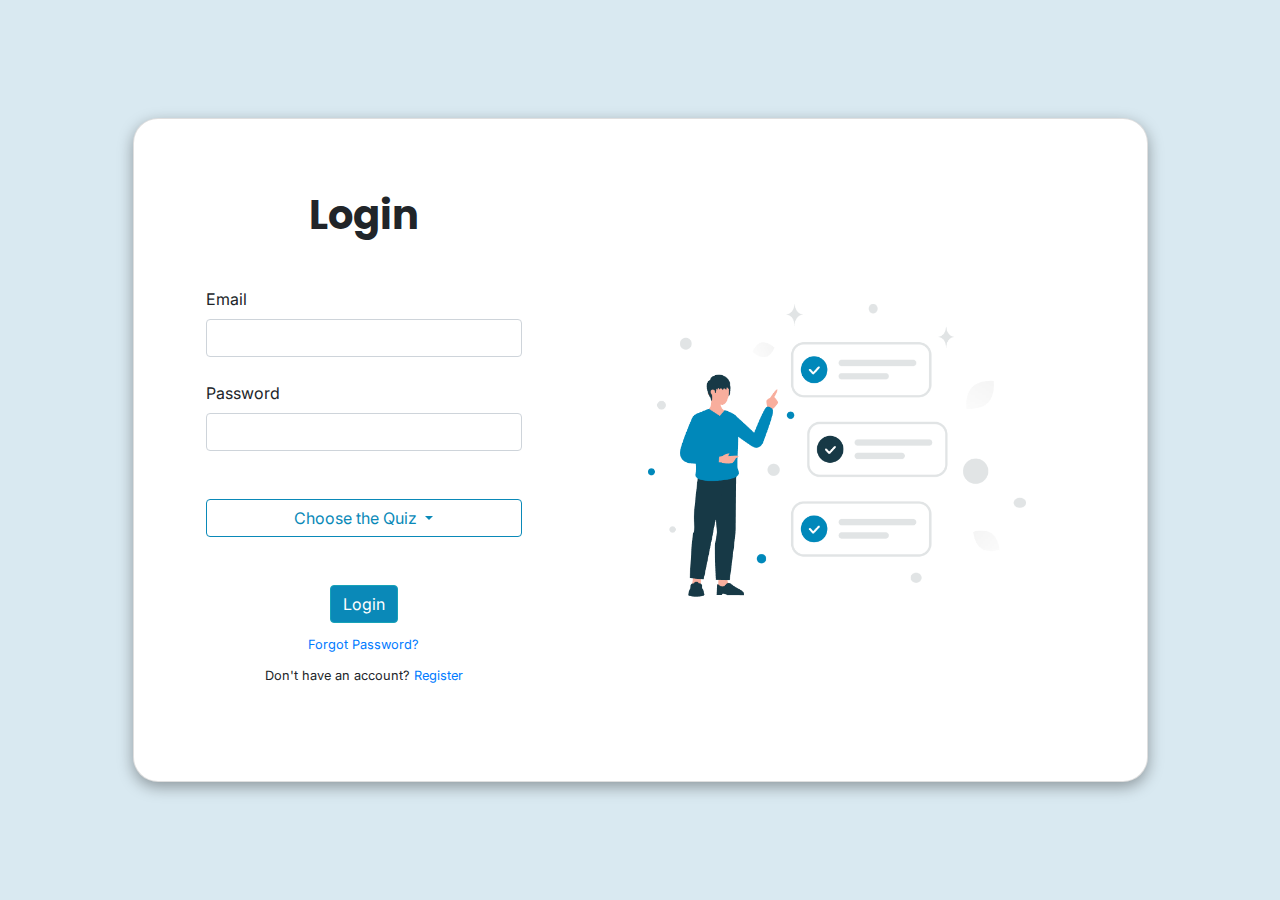
<file: src/html/log in/login.html>
<!DOCTYPE html>
<html lang="en">

<head>
  <meta charset="UTF-8" />
  <meta http-equiv="X-UA-Compatible" content="IE=edge" />
  <meta name="viewport" content="width=device-width, initial-scale=1.0" />
  <title>Career Climb Quiz -Login</title>
  <link rel="stylesheet" href="https://cdn.jsdelivr.net/npm/bootstrap@4.3.1/dist/css/bootstrap.min.css"
    integrity="sha384-ggOyR0iXCbMQv3Xipma34MD+dH/1fQ784/j6cY/iJTQUOhcWr7x9JvoRxT2MZw1T" crossorigin="anonymous" />
    <link
    href="https://fonts.googleapis.com/css2?family=Inter:wght@400;600;700&family=Poppins:wght@600&display=swap"
    rel="stylesheet"
  />
</head>

<body     style="background-color: #d9e9f1;">
  <section id="containerSection" class="vh-100 p-3 d-flex flex-column justify-content-center"
>
    <div class="container">
      <div class="row d-flex justify-content-center align-items-center">
        <div class="col-lg-12 col-xl-11">
          <div class="card text-black" style="border-radius: 25px; box-shadow: rgba(0, 0, 0, 0.35) 0px 5px 15px;">
            <div class="card-body p-md-5">
              <div class="row justify-content-center">
                <div class="col-md-10 col-lg-6 col-xl-5 order-2 order-lg-1">
                  <p class="text-center h1 fw-bold mb-5 mx-1 mx-md-4 mt-4 font-weight-bold" style="font-family: 'Poppins', sans-serif; font-weight: 600;">
                    Login
                  </p>
                  <div
                  id="emailPassError"
                  style="display: none; color: red"
                  class="container text-center"
                >
                  Email or password is not correct
                </div>
                  <form class="mx-1 mx-md-4" id="form">
                    <div class="d-flex flex-row align-items-center mb-4">
                      <i class="fas fa-envelope fa-lg me-3 fa-fw"></i>
                      <div class="form-outline flex-fill mb-0">
                        <label class="form-label" for="form3Example3c" style="font-family: 'Inter', sans-serif;
                        ">Email</label>
                        <input type="email" id="email" name="email" class="form-control" />
                      </div>
                    </div>

                    <div class="d-flex flex-row align-items-center mb-4">
                      <i class="fas fa-lock fa-lg me-3 fa-fw"></i>
                      <div class="form-outline flex-fill mb-0">
                        <label class="form-label" for="form3Example4c" style="font-family: 'Inter', sans-serif;
                        ">Password</label>
                        <input type="password" id="password" name="password" class="form-control" />
                      </div>
                    </div>

                    <!-- Choose the Quiz -->
                    <div class="dropdown mb-5">
                      <button class="btn dropdown-toggle w-100 mt-4 dropdownBtn" style="
                            border: solid 1px #0a89b8;
                            color: #0a89b8;
                            background-color: white;
                            font-family: 'Inter', sans-serif;
                          " type="button" id="dropdownMenuButton" data-toggle="dropdown" aria-haspopup="true"
                        aria-expanded="false" >
                        Choose the Quiz
                        <span id="chosenItem"></span>
                      </button>
                      <ul class="dropdown-menu" aria-labelledby="dropdownMenuButton">
                        <li>
                          <a class="dropdown-item" data-value="javascript" href="#"
                            onclick="updateButtonText('JavaScript')">JavaScript</a>
                        </li>
                        <li>
                          <a class="dropdown-item" href="#" data-value="css" onclick="updateButtonText('CSS')">CSS</a>
                        </li>
                        <li>
                          <a class="dropdown-item" data-value="html" href="#"
                            onclick="updateButtonText('HTML')">HTML</a>
                        </li>
                      </ul>
                      <div
                          id="positionError"
                          style="display: none; color: red"
                        >
                          Please choose a quiz
                        </div>
                    </div>

                    <div class="d-flex justify-content-center">
                      <a href="../welcome/welcomePage.html">
                        <button type="submit" class="btn btn-info w-100" style="background-color: #0a89b8;font-family: 'Inter', sans-serif;
                        ">
                          Login
                        </button>
                      </a>
                    </div>

                    <div class="d-flex flex-column mb-5 align-items-center">
                      <p class="small fw-bold mt-2 pt-1 mb-0">
                        <a href="#" class="link-danger mt-2" style="font-family: 'Inter', sans-serif;
                        ">Forgot Password?</a>
                      </p>

                      <p class="small fw-bold mt-2 pt-1 mb-0" style="font-family: 'Inter', sans-serif;
                      ">
                        Don't have an account?
                        <a href="./signup.html" class="link-danger mt-2">Register</a>
                      </p>
                    </div>
                  </form>
                </div>
                <div class="col-md-10 col-lg-6 col-xl-7 d-flex align-items-center order-1 order-lg-2">
                  <img src="../../../img/login.png" class="img-fluid" alt="Sample image" />
                </div>
              </div>
            </div>
          </div>
        </div>
      </div>
    </div>
  </section>

  <script>
    function updateButtonText(text) {
      document.querySelector(".dropdownBtn").innerHTML = text;
    }
  </script>

  <script src="https://cdn.jsdelivr.net/npm/jquery@3.5.1/dist/jquery.slim.min.js"
    integrity="sha384-DfXdz2htPH0lsSSs5nCTpuj/zy4C+OGpamoFVy38MVBnE+IbbVYUew+OrCXaRkfj"
    crossorigin="anonymous"></script>
  <script src="https://cdn.jsdelivr.net/npm/bootstrap@4.6.1/dist/js/bootstrap.bundle.min.js"
    integrity="sha384-fQybjgWLrvvRgtW6bFlB7jaZrFsaBXjsOMm/tB9LTS58ONXgqbR9W8oWht/amnpF"
    crossorigin="anonymous"></script>

  <script src="../../js/login.js"></script>
  <!-- <script src="../../js/login.js"></script> -->
</body>

</html>
</file>
